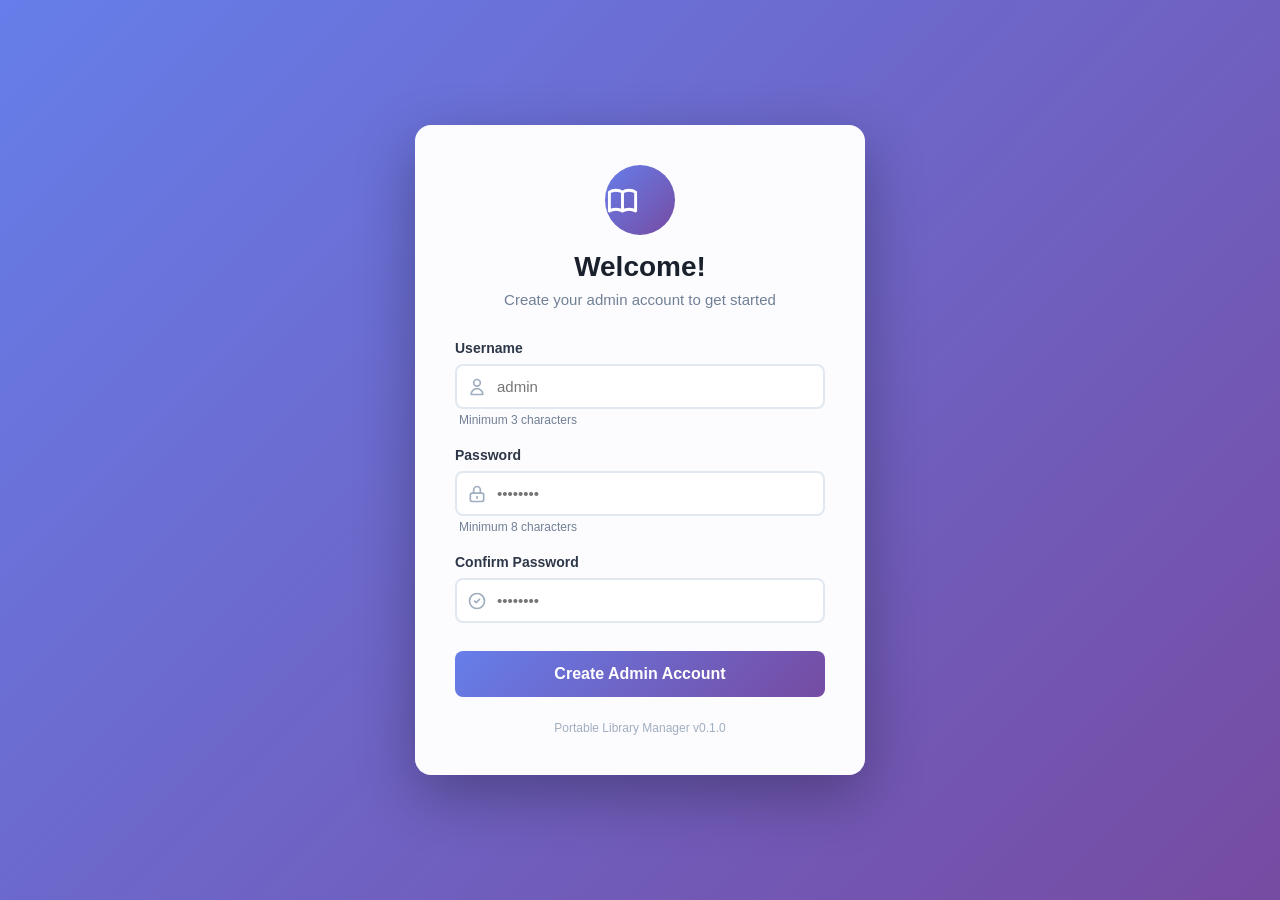
<file: app/templates/setup.html>
<!DOCTYPE html>
<html>
<head>
    <meta charset="UTF-8">
    <meta name="viewport" content="width=device-width, initial-scale=1.0">
    <title>Setup - Library Manager</title>
    <style>
        * {
            margin: 0;
            padding: 0;
            box-sizing: border-box;
        }
        body {
            font-family: -apple-system, BlinkMacSystemFont, 'Segoe UI', Roboto, sans-serif;
            background: linear-gradient(135deg, #667eea 0%, #764ba2 100%);
            min-height: 100vh;
            display: flex;
            align-items: center;
            justify-content: center;
            padding: 20px;
        }
        .container {
            background: rgba(255, 255, 255, 0.98);
            border-radius: 16px;
            box-shadow: 0 20px 60px rgba(0, 0, 0, 0.3);
            max-width: 450px;
            width: 100%;
            padding: 40px;
            animation: slideIn 0.5s ease-out;
        }
        @keyframes slideIn {
            from {
                opacity: 0;
                transform: translateY(-30px);
            }
            to {
                opacity: 1;
                transform: translateY(0);
            }
        }
        .header {
            text-align: center;
            margin-bottom: 32px;
        }
        .icon {
            width: 70px;
            height: 70px;
            background: linear-gradient(135deg, #667eea 0%, #764ba2 100%);
            border-radius: 50%;
            display: inline-flex;
            align-items: center;
            justify-center;
            margin-bottom: 16px;
        }
        .icon svg {
            width: 35px;
            height: 35px;
            color: white;
        }
        h1 {
            font-size: 28px;
            color: #1a202c;
            margin-bottom: 8px;
        }
        .subtitle {
            color: #718096;
            font-size: 15px;
        }
        .form-group {
            margin-bottom: 20px;
        }
        label {
            display: block;
            font-weight: 600;
            color: #2d3748;
            margin-bottom: 8px;
            font-size: 14px;
        }
        .input-wrapper {
            position: relative;
        }
        .input-icon {
            position: absolute;
            left: 12px;
            top: 50%;
            transform: translateY(-50%);
            color: #a0aec0;
            width: 20px;
            height: 20px;
        }
        input {
            width: 100%;
            padding: 12px 12px 12px 40px;
            border: 2px solid #e2e8f0;
            border-radius: 8px;
            font-size: 15px;
            transition: all 0.2s;
        }
        input:focus {
            outline: none;
            border-color: #667eea;
            box-shadow: 0 0 0 3px rgba(102, 126, 234, 0.1);
        }
        .hint {
            font-size: 12px;
            color: #718096;
            margin-top: 4px;
            margin-left: 4px;
        }
        button {
            width: 100%;
            padding: 14px;
            background: linear-gradient(135deg, #667eea 0%, #764ba2 100%);
            color: white;
            border: none;
            border-radius: 8px;
            font-size: 16px;
            font-weight: 600;
            cursor: pointer;
            transition: transform 0.2s, box-shadow 0.2s;
            margin-top: 8px;
        }
        button:hover:not(:disabled) {
            transform: translateY(-2px);
            box-shadow: 0 10px 20px rgba(102, 126, 234, 0.3);
        }
        button:active:not(:disabled) {
            transform: translateY(0);
        }
        button:disabled {
            opacity: 0.6;
            cursor: not-allowed;
        }
        .error {
            background: #fff5f5;
            border-left: 4px solid #f56565;
            padding: 12px;
            border-radius: 4px;
            margin-top: 16px;
            display: none;
            align-items: flex-start;
        }
        .error.show {
            display: flex;
        }
        .error-icon {
            width: 20px;
            height: 20px;
            color: #f56565;
            margin-right: 8px;
            flex-shrink: 0;
        }
        .error-text {
            color: #c53030;
            font-size: 14px;
        }
        .footer {
            text-align: center;
            margin-top: 24px;
            font-size: 12px;
            color: #a0aec0;
        }
        .spinner {
            display: inline-block;
            width: 16px;
            height: 16px;
            border: 2px solid rgba(255,255,255,0.3);
            border-radius: 50%;
            border-top-color: white;
            animation: spin 0.6s linear infinite;
            margin-left: 8px;
        }
        @keyframes spin {
            to { transform: rotate(360deg); }
        }
    </style>
</head>
<body>
    <div class="container">
        <div class="header">
            <div class="icon">
                <svg fill="none" stroke="currentColor" viewBox="0 0 24 24">
                    <path stroke-linecap="round" stroke-linejoin="round" stroke-width="2" d="M12 6.253v13m0-13C10.832 5.477 9.246 5 7.5 5S4.168 5.477 3 6.253v13C4.168 18.477 5.754 18 7.5 18s3.332.477 4.5 1.253m0-13C13.168 5.477 14.754 5 16.5 5c1.747 0 3.332.477 4.5 1.253v13C19.832 18.477 18.247 18 16.5 18c-1.746 0-3.332.477-4.5 1.253"></path>
                </svg>
            </div>
            <h1>Welcome!</h1>
            <p class="subtitle">Create your admin account to get started</p>
        </div>

        <form id="setup-form">
            <input type="hidden" id="token" value="{{ token if token else expected_token }}">
            
            <div class="form-group">
                <label for="username">Username</label>
                <div class="input-wrapper">
                    <svg class="input-icon" fill="none" stroke="currentColor" viewBox="0 0 24 24">
                        <path stroke-linecap="round" stroke-linejoin="round" stroke-width="2" d="M16 7a4 4 0 11-8 0 4 4 0 018 0zM12 14a7 7 0 00-7 7h14a7 7 0 00-7-7z"></path>
                    </svg>
                    <input type="text" id="username" required minlength="3" placeholder="admin" autocomplete="username">
                </div>
                <p class="hint">Minimum 3 characters</p>
            </div>
            
            <div class="form-group">
                <label for="password">Password</label>
                <div class="input-wrapper">
                    <svg class="input-icon" fill="none" stroke="currentColor" viewBox="0 0 24 24">
                        <path stroke-linecap="round" stroke-linejoin="round" stroke-width="2" d="M12 15v2m-6 4h12a2 2 0 002-2v-6a2 2 0 00-2-2H6a2 2 0 00-2 2v6a2 2 0 002 2zm10-10V7a4 4 0 00-8 0v4h8z"></path>
                    </svg>
                    <input type="password" id="password" required minlength="8" placeholder="••••••••" autocomplete="new-password">
                </div>
                <p class="hint">Minimum 8 characters</p>
            </div>
            
            <div class="form-group">
                <label for="password_confirm">Confirm Password</label>
                <div class="input-wrapper">
                    <svg class="input-icon" fill="none" stroke="currentColor" viewBox="0 0 24 24">
                        <path stroke-linecap="round" stroke-linejoin="round" stroke-width="2" d="M9 12l2 2 4-4m6 2a9 9 0 11-18 0 9 9 0 0118 0z"></path>
                    </svg>
                    <input type="password" id="password_confirm" required placeholder="••••••••" autocomplete="new-password">
                </div>
            </div>
            
            <div class="error" id="error">
                <svg class="error-icon" fill="currentColor" viewBox="0 0 20 20">
                    <path fill-rule="evenodd" d="M10 18a8 8 0 100-16 8 8 0 000 16zM8.707 7.293a1 1 0 00-1.414 1.414L8.586 10l-1.293 1.293a1 1 0 101.414 1.414L10 11.414l1.293 1.293a1 1 0 001.414-1.414L11.414 10l1.293-1.293a1 1 0 00-1.414-1.414L10 8.586 8.707 7.293z" clip-rule="evenodd"></path>
                </svg>
                <span class="error-text" id="error-text"></span>
            </div>
            
            <button type="submit" id="submit-btn">
                <span id="btn-text">Create Admin Account</span>
                <span id="spinner" class="spinner" style="display:none;"></span>
            </button>
        </form>
        
        <div class="footer">
            Portable Library Manager v0.1.0
        </div>
    </div>

    <script>
        const form = document.getElementById('setup-form');
        const submitBtn = document.getElementById('submit-btn');
        const btnText = document.getElementById('btn-text');
        const spinner = document.getElementById('spinner');
        const errorDiv = document.getElementById('error');
        const errorText = document.getElementById('error-text');
        
        function showError(msg) {
            errorText.textContent = msg;
            errorDiv.classList.add('show');
            setTimeout(() => errorDiv.classList.remove('show'), 5000);
        }
        
        function setLoading(loading) {
            submitBtn.disabled = loading;
            btnText.textContent = loading ? 'Creating...' : 'Create Admin Account';
            spinner.style.display = loading ? 'inline-block' : 'none';
        }
        
        form.addEventListener('submit', async (e) => {
            e.preventDefault();
            
            const username = document.getElementById('username').value.trim();
            const password = document.getElementById('password').value;
            const password_confirm = document.getElementById('password_confirm').value;
            const token = document.getElementById('token').value;
            
            errorDiv.classList.remove('show');
            
            if (username.length < 3) {
                showError('Username must be at least 3 characters');
                return;
            }
            
            if (password.length < 8) {
                showError('Password must be at least 8 characters');
                return;
            }
            
            if (password !== password_confirm) {
                showError('Passwords do not match');
                return;
            }
            
            if (!token) {
                showError('Bootstrap token missing. Use the link from logs.');
                return;
            }
            
            setLoading(true);
            
            try {
                const response = await fetch('/api/setup', {
                    method: 'POST',
                    headers: { 'Content-Type': 'application/json' },
                    body: JSON.stringify({ username, password, token }),
                });
                
                const data = await response.json();
                
                if (response.ok) {
                    btnText.textContent = 'Success! Redirecting...';
                    setTimeout(() => window.location.href = '/libraries', 500);
                } else {
                    setLoading(false);
                    showError(data.error?.message || 'Setup failed');
                }
            } catch (err) {
                setLoading(false);
                showError('Network error: ' + err.message);
            }
        });
    </script>
</body>
</html>
</file>
